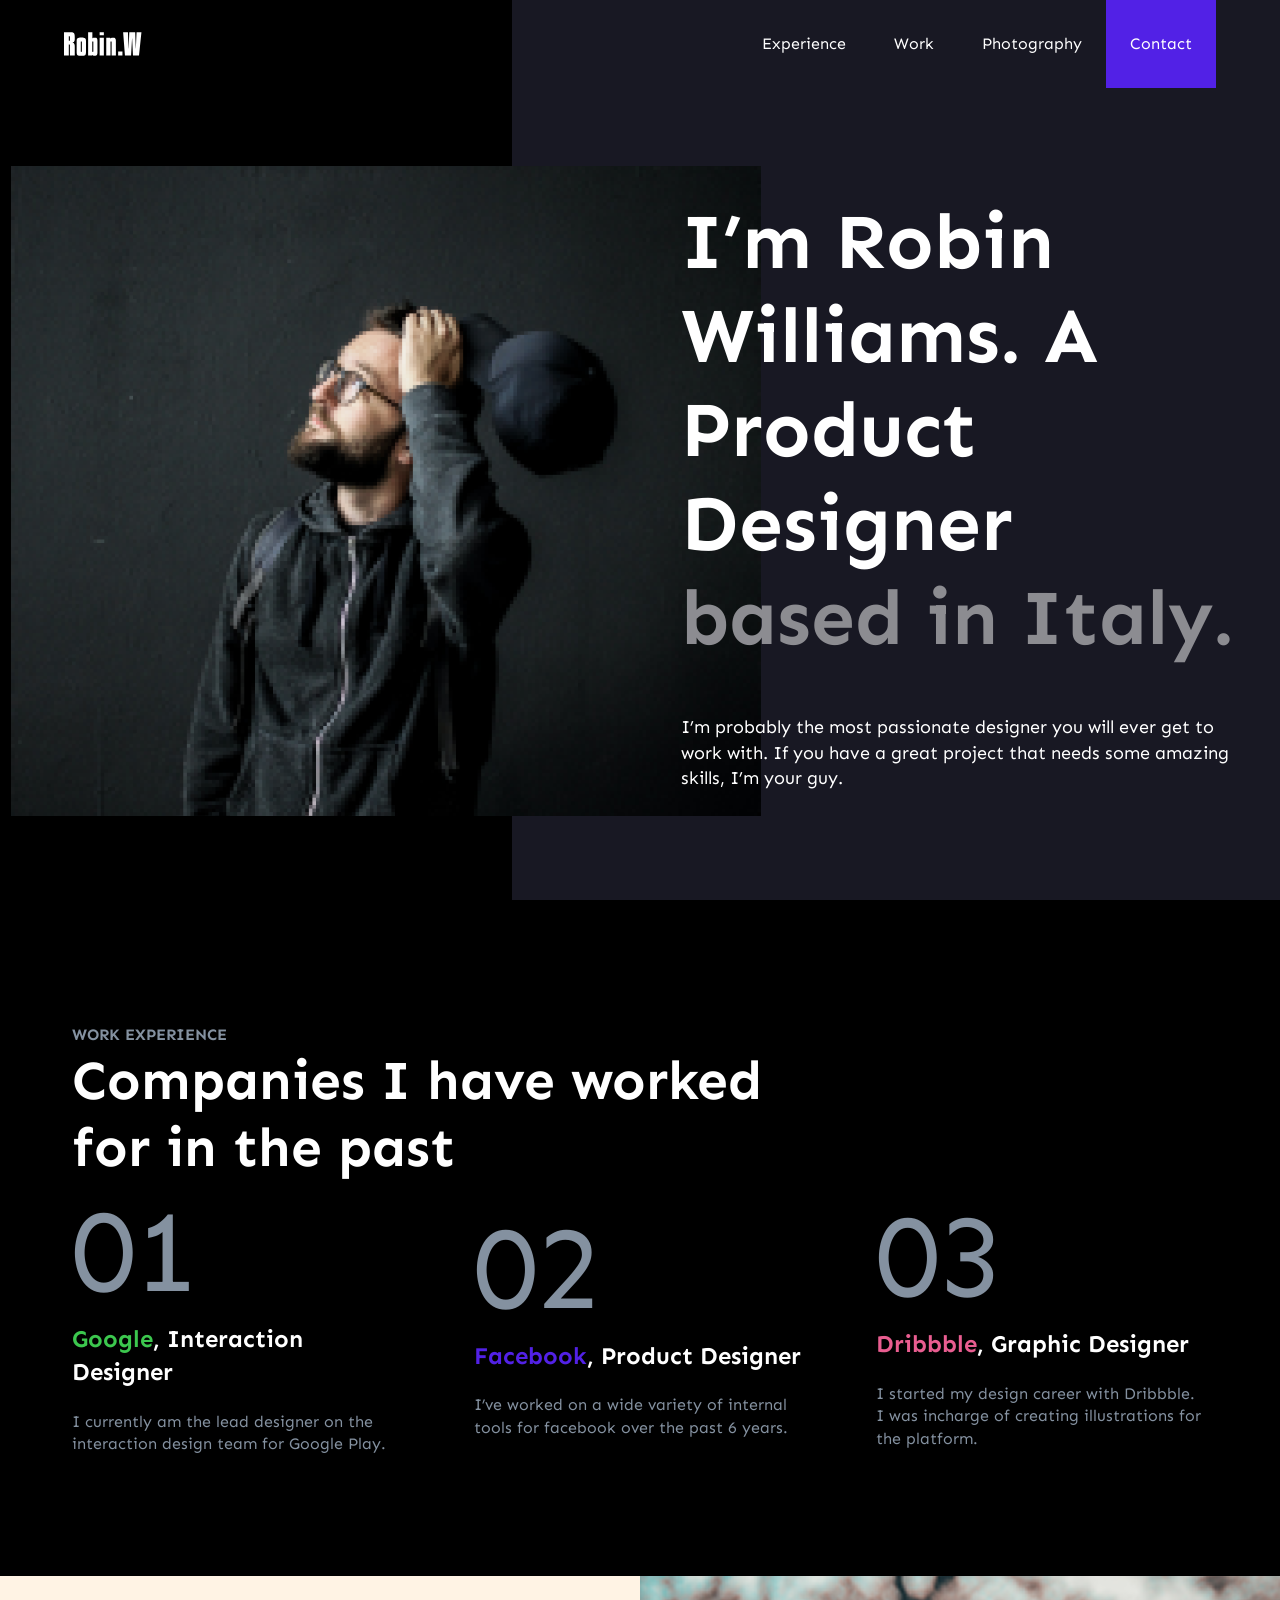
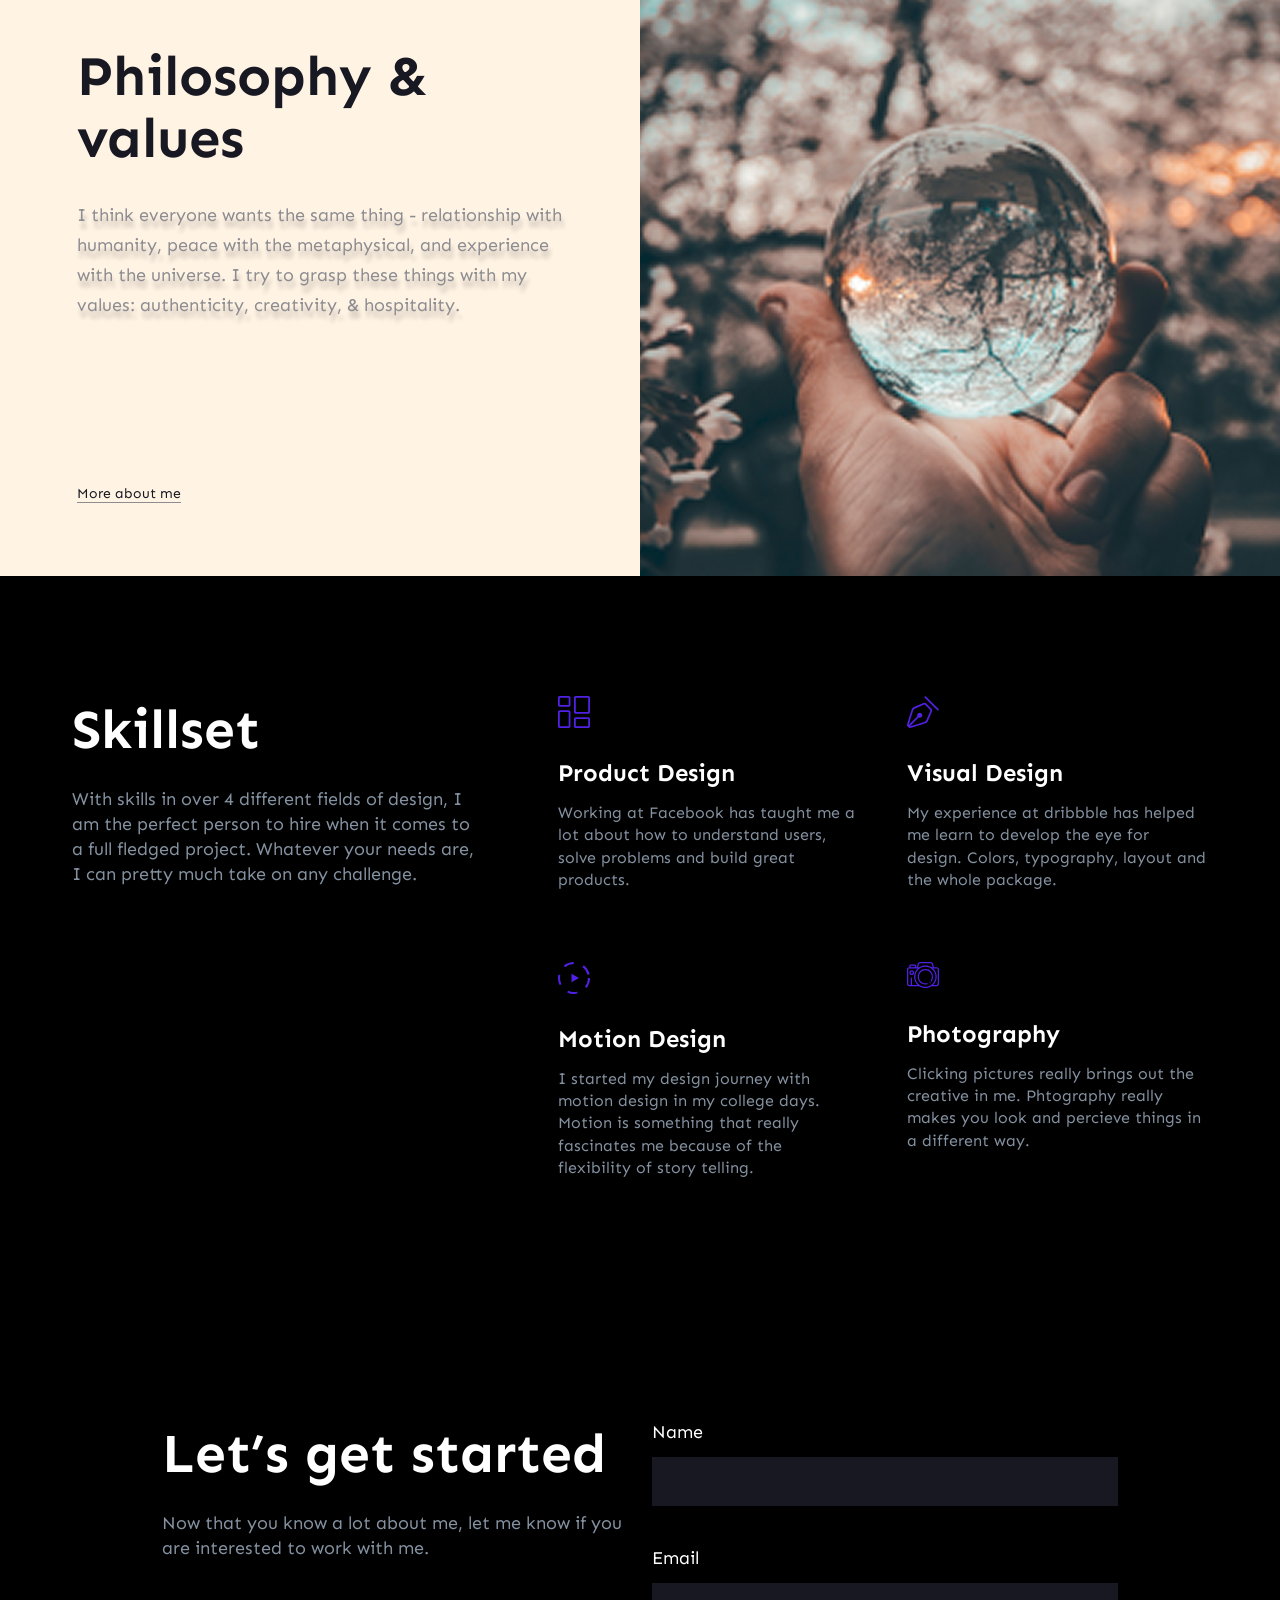
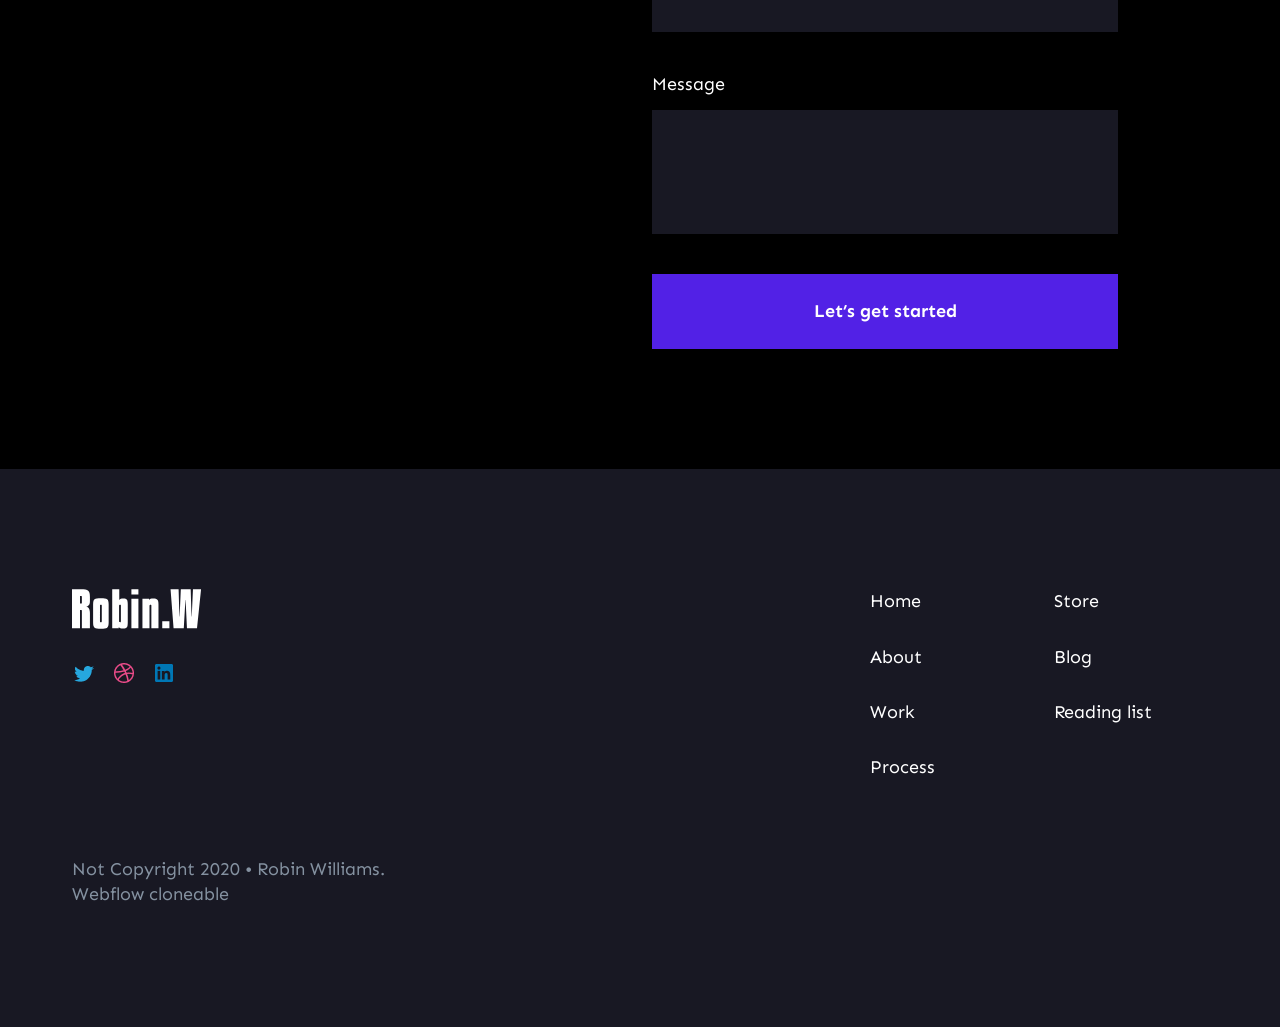
<file: index.html>
<!DOCTYPE html>
<html lang="en">
<head>
    <meta charset="UTF-8">
    <meta name="viewport" content="width=device-width, initial-scale=1.0">
    <link rel="stylesheet" href="./css/styles.css">
    <link rel="shortcut icon" href="./img/360/hero.png" type="image/x-icon">
    <title>Robin Williams | Product Designer</title>
    <meta name="description" content="Portfolio of Robin Williams, a passionate Product Designer specializing in UX/UI, based in Italy.">
</head>
<body>
    <div class="background-rectangle"></div>
    <header class="header container">
        <a href="/" class="logo">
            <img class="logo-img" src="./icons/logo/logo.svg" alt="Robin.W logo" width="78px" height="24px" loading="lazy">
        </a>
        <button class="header-burger-menu" id="header-burger-menu" aria-label="Open menu">
            <span class="burger-menu-elem1"></span>
            <span class="burger-menu-elem2"></span>
        </button>
        <nav class="header-menu" id="header-menu">
            <ul class="header-menu-list">
                <li class="header-menu-item">
                    <a href="#experience" class="header-menu-link">
                        Experience
                    </a>
                </li>
                <li class="header-menu-item">
                    <a href="#work" class="header-menu-link">
                        Work
                    </a>
                </li>
                <li class="header-menu-item">
                    <a href="#photography" class="header-menu-link">
                        Photography
                    </a>
                </li>
                <li class="header-menu-item">
                    <a href="#contact" class="header-menu-link primary-accent">
                        Contact
                    </a>
                </li>
            </ul>
        </nav>
    </header>
    <main class="content">
        <section class="hero-section container" id="about">
            <div class="hero-container">
                <picture>
                    <source media="(max-width: 700px)" srcset="./img/360/hero.png" class="hero-img">
                    <source media="(max-width: 1199px)" srcset="./img/768/hero.png" class="hero-img">
                    <img src="./img/1440/hero.png" alt="Portrait of Robin Williams, product designer">
                </picture>
                <div class="hero-text">
                    <h1 class="hero-title">
                        I’m Robin Williams.
                        A Product Designer 
                        <span class="text-dark-grey">based in Italy.</span>
                    </h1>
                    <h2 class="visually-hidden">Hero</h2>
                    <p class="hero-description">
                        I’m probably the most passionate designer you will ever get to work with. If you have
                        a great project that needs some amazing skills, I’m your guy.
                    </p>
                </div>
            </div>
        </section>
        <section class="experience-section container" id="experience">
            <span class="experience-label">work experience</span>
            <h2 class="experience-title">Companies I have worked for in the past</h2>
            <div class="experience-grid">
                <div class="experience-item">
                    <span class="experience-item-number">01</span>
                    <div class="experience-content">
                        <h3 class="experience-item-company-name">
                            <span class="green-accent">Google</span>, Interaction Designer
                        </h3>
                        <p class="experience-item-desciption">
                            I currently am the lead designer on the interaction design team for Google Play.
                        </p>
                    </div>
                </div>
                <div class="experience-item">
                    <span class="experience-item-number">02</span>
                    <div class="experience-content">
                        <h3 class="experience-item-company-name">
                            <span class="blue-accent">Facebook</span>, Product Designer
                        </h3>
                        <p class="experience-item-desciption">
                            I’ve worked on a wide variety of internal tools for facebook over the past 6 years.
                        </p>
                    </div>
                </div>
                <div class="experience-item">
                    <span class="experience-item-number">03</span>
                    <div class="experience-content">
                        <h3 class="experience-item-company-name">
                           <span class="pink-accent">Dribbble</span>, Graphic Designer
                        </h3>
                        <p class="experience-item-desciption">
                            I started my design career with Dribbble. I was incharge of creating illustrations for the platform.
                        </p>
                    </div>
                </div>
            </div>
        </section>
        <section class="philosophy-section container" id="philosophy">
            <div class="philosophy-content">
                <h2 class="philosophy-title">Philosophy & values</h2>
                <span class="philosophy-description">I think everyone wants the same thing - relationship with humanity, peace with the metaphysical, and experience with the universe. I try to grasp these things with my values: authenticity, creativity, & hospitality.</span>
                <a href="" class="philosophy-link">
                    <span>More about me</span>
                </a>
            </div>
            <div class="philosophy-image-container">
                <img src="./img/1440/philo.png"
                class="philosophy-img"
                alt="Close-up of a hand holding a lensball reflecting upside-down trees and a sunset." 
                >
            </div>
        </section>
        <section class="skillset-section container" id="skillset">
            <div class="skillset-text-wrapper">
                <h2 class="skillset-title">Skillset</h2>
                <p class="skillse-desc">With skills in over 4 different fields of design, I am the perfect person to hire when it comes to a full fledged project. Whatever your needs are, I can pretty much take on any challenge.</p>
            </div>
            <div class="skillset-grid">
                <div class="skillset-card">
                    <img src="icons\skillset\01.svg" alt="" class="card-icon">
                    <h3 class="card-title">Product Design</h3>
                    <p class="card-desc">Working at Facebook has taught me a lot about how to understand users, solve problems and build great products.</p>
                </div>
                <div class="skillset-card">
                    <img src="icons\skillset\02.svg" alt="" class="card-icon">
                    <h3 class="card-title">Visual Design</h3>
                    <p class="card-desc">My experience at dribbble has helped me learn to develop the eye for design. Colors, typography, layout and the whole package.</p>
                </div>
                <div class="skillset-card">
                    <img src="icons\skillset\03.svg" alt="" class="card-icon">
                    <h3 class="card-title">Motion Design</h3>
                    <p class="card-desc">I started my design journey with motion design in my college days. Motion is something that really fascinates me because of the flexibility of story telling. </p>
                </div>
                <div class="skillset-card">
                    <img src="icons\skillset\04.svg" alt="" class="card-icon">
                    <h3 class="card-title">Photography</h3>
                    <p class="card-desc">Clicking pictures really brings out the creative in me. Phtography really makes you look and percieve things in a different way.</p>
                </div>
            </div>
        </section>
        <section class="feedback-section container" id="feedback">
            <div class="feedback-content">
                <div class="feedback-info">
                    <h2 class="visually-hidden">Feedback</h2>
                    <h3 class="feedback-title">Let’s get started</h3>
                    <p class="feedback-description">Now that you know a lot about me, let me know if you are interested to work with me.</p>
                </div>
                <form class="feedback-form">
                    <div class="form-group">
                        <label for="user-name">Name</label>
                        <input type="text" id="user-name" name="name" required>
                    </div>
                    <div class="form-group">
                        <label for="user-email">Email</label>
                        <input type="email" id="user-email" name="email" required>
                    </div>
                    <div class="form-group">
                        <label for="user-message">Message</label>
                        <textarea name="user-message" id="message" rows="4" required></textarea>
                    </div>
                    <button type="submit" class="submit-btn primary-accent">
                        <span class="btn-text">Let’s get started</span>
                    </button>
                </form>
            </div>
        </section>
    </main>
    <footer>
        <div class="container">
            <div class="footer-main">
                <div class="footer-flex">
                    <div class="footer-socials">
                        <a href="/" class="logo">
                            <!-- TODO Add wordpress support -->
                            <img class="logo-img" src="./icons/logo/logo.svg" alt="Robin.W logo" width="130px" height="40px" loading="lazy">
                        </a>
                        <div class="socials-flex">
                            <!-- TODO add link -->
                            <a href="" class="social-link">
                                <img src="./icons/footer/01.png" alt="Twitter of Robin Willams" class="twitter-logo">
                            </a>
                            <a href="" class="social-link">
                                <img src="./icons/footer/02.png" alt="Dribbble of Robin Willams" class="dribbble-logo">
                            </a>
                            <a href="" class="social-link">
                                <img src="./icons/footer/03.png" alt="Linkedin of Robin Willams" class="linkedin-logo">
                            </a>
                        </div>
                    </div>
                    <nav class="footer-nav">
                        <ul class="footer-menu">
                            <li><a href="#">Home</a></li>
                            <li><a href="#">About</a></li>
                            <li><a href="#">Work</a></li>
                            <li><a href="#">Process</a></li>
                        </ul>
                        <ul class="footer-menu">
                            <li><a href="#">Store</a></li>
                            <li><a href="#">Blog</a></li>
                            <li><a href="#">Reading list</a></li>
                        </ul>
                    </nav>
                </div>
                <div class="footer-bottom">
                    <p class="copyright">Not Copyright 2020 • Robin Williams.</p>
                    <p class="copyright">Webflow cloneable</p>
                </div>
            </div>
        </div>
    </footer>
</body>
</html>
</file>
<file: css/styles.css>
@font-face {
  font-family: 'Sen';
  src: url('../fonts/Sen-Regular.woff2') format('woff2');
  font-weight: normal;
  font-style: normal;
  font-display: swap;
}

@font-face {
  font-family: 'Sen';
  src: url('../fonts/Sen-Bold.woff2') format('woff2');
  font-weight: bold;
  font-style: normal;
  font-display: swap;
}

/*! normalize.css v8.0.1 | MIT License | ://github.com */
* {
  margin: 0;
  padding: 0; /* Рекомендуется обнулять и внутренние отступы */
}

html {
  line-height: 1.15;
  -webkit-text-size-adjust: 100%;
  overflow-x: hidden;
}

body {
  margin: 0;
}

main {
  display: block;
}

h1 {
  font-size: 2em;
  margin: 0.67em 0;
}

hr {
  box-sizing: content-box;
  height: 0;
  overflow: visible;
}

pre {
  font-family: monospace, monospace;
  font-size: 1em;
}

a {
  background-color: transparent;
}

abbr[title] {
  border-bottom: none;
  text-decoration: underline;
  text-decoration: underline dotted;
}

b,
strong {
  font-weight: bolder;
}

code,
kbd,
samp {
  font-family: monospace, monospace;
  font-size: 1em;
}

small {
  font-size: 80%;
}

sub,
sup {
  font-size: 75%;
  line-height: 0;
  position: relative;
  vertical-align: baseline;
}

sub {
  bottom: -0.25em;
}

sup {
  top: -0.5em;
}

img {
  border-style: none;
}

button,
input,
optgroup,
select,
textarea {
  font-family: inherit;
  font-size: 100%;
  line-height: 1.15;
  margin: 0;
}

button,
input {
  overflow: visible;
}

button,
select {
  text-transform: none;
}

button,
[type="button"],
[type="reset"],
[type="submit"] {
  -webkit-appearance: button;
}

button::-moz-focus-inner,
[type="button"]::-moz-focus-inner,
[type="reset"]::-moz-focus-inner,
[type="submit"]::-moz-focus-inner {
  border-style: none;
  padding: 0;
}

button:-moz-focusring,
[type="button"]:-moz-focusring,
[type="reset"]:-moz-focusring,
[type="submit"]:-moz-focusring {
  outline: 1px dotted ButtonText;
}

fieldset {
  padding: 0.35em 0.75em 0.625em;
}

legend {
  box-sizing: border-box;
  color: inherit;
  display: table;
  max-width: 100%;
  padding: 0;
  white-space: normal;
}

progress {
  vertical-align: baseline;
}

textarea {
  overflow: auto;
}

[type="checkbox"],
[type="radio"] {
  box-sizing: border-box;
  padding: 0;
}

[type="number"]::-webkit-inner-spin-button,
[type="number"]::-webkit-outer-spin-button {
  height: auto;
}

[type="search"] {
  -webkit-appearance: textfield;
  outline-offset: -2px;
}

[type="search"]::-webkit-search-decoration {
  -webkit-appearance: none;
}

::-webkit-file-upload-button {
  -webkit-appearance: button;
  font: inherit;
}

details {
  display: block;
}

summary {
  display: list-item;
}

template {
  display: none;
}

[hidden] {
  display: none;
}

:root {
  /* TODO сделать адаптивные шрифты, путем изменеия значаения font-seize перемеенных */
  --color-base: #000000;
  --color-level-1: #181823;
  --color-light-gray: #8491A0;
  --color-dark-grey: #8C8C91;
  --color-text: #FFFFFF;
  --color-primary-accent: #5221E6;
  --color-green-accent: #3CC74E;
  --color-pink-accent: #E95D90;
  --color-peach-accent: #FFF3E4;
  --color-violet-accent: #FBE4FF;

  --typography-label-1: 400 117px "Sen", sans-serif;
  --typography-heading-1: 700 78px "Sen", sans-serif;
  --typography-heading-2: 700 55px "Sen", sans-serif;
  --typography-heading-3: 700 24px/1.4 "Sen", sans-serif;
  --typography-heading-4: 700 18px/1.4 "Sen", sans-serif;
  --typography-heading-5: 700 16px/1.4 "Sen", sans-serif;
  --typography-body-1: 400 18px/1.4 "Sen", sans-serif;
  --typography-body-2: 400 16px/1.4 "Sen", sans-serif;
  --typography-overline: 700 16px/1.4 "Sen", sans-serif;
  --typography-button: 700 18px/1.4 "Sen", sans-serif;
  --typography-mobile-heading: 700 32px "Sen", sans-serif;

  --font-family-default: "Sen", sans-serif;

  --border-radius: 30px;
  --border: 1px solid var(--color-light-gray);

  --input-height: 50px;
  --container-width: 1440px;
  --content-padding-x: 72px;
  --content-padding-y: 120px;

  --transition-duration: 0.2s;
}

body {
  background-color: #000;
  color: var(--color-light-gray);
  overflow-x: hidden;
}

.container {
  max-width: calc(var(--container-width) + var(--content-padding-x) * 2);
  margin-inline: auto;
  padding-left: var(--content-padding-x);
  padding-right: var(--content-padding-x);
  padding-block: var(--content-padding-y);
}

.visually-hidden {
  position: absolute;
  width: 1px;
  height: 1px;
  padding: 0;
  margin: -1px;
  overflow: hidden;
  clip: rect(0, 0, 0, 0);
  white-space: nowrap;
  border: 0;
}

/* Для интерактивных элементов */
a, button, input, textarea, svg * {
  transition-duration: var(--transition-duration);
}

button {
  cursor: pointer;
  text-align: center;
  border: none;
  font: var(--typography-button);
}

a, button {
  color: var(--color-text);
}

a:hover, button:hover {
  color: var(--color-light-gray);
}

/* Подставновка шрифтов */
h1 {
  font: var(--typography-heading-1);
}

h2 {
  font: var(--typography-heading-2);
}

h3 {
  font: var(--typography-heading-3);
}

h4 {
  font: var(--typography-heading-4);
}

h5 {
  font: var(--typography-heading-5);
}

h6 {
  font: var(--typography-heading-6);
}

/* Шапка */
.header.container {
  padding-left: 0px;
  padding-right: 0px;
  padding-block: 0px;
  display: flex;
  justify-content: space-between;
  align-items: center;
  padding-left: 5%;
  padding-right: 5%;
  height: 88px;
}

.logo {
  display: flex;
  justify-content: center;
  align-items: center;
  flex-shrink: 0;
}

.header-burger-menu {
  display: none;
  height: 24px;
  width: 24px;
  justify-content: center;
  flex-direction: column;
  align-items: end;
  gap: 6px;
  background: none;
}

.burger-menu-elem1 {
  width: 18px;
  height: 3px;
  background-color: var(--color-text);
  transition: background-color 0.3s ease;
}

.burger-menu-elem2 {
  width: 13px;
  height: 3px;
  background-color: var(--color-text);
  transition: background-color 0.3s ease;
}

.header-burger-menu:hover span {
  background-color: var(--color-light-gray)
}

.header-menu {
  display: flex;
}

.header-menu-list {
  display: flex;
  justify-content: center;
  list-style-type: none;
}

.header-menu-link {
  display: inline-flex;
  align-items: center;
  text-decoration: none;
  height: 88px;
  padding-left: 24px;
  padding-right: 24px;
  font: var(--typography-body-2);
}

/* Декоратвный задний прямоугольник */
.background-rectangle {
  display: block;
  position: absolute;
  top: 0;
  right: 0;
  width: 60vw;
  height: 900px;
  background-color: var(--color-level-1);
  z-index: -1;
}

/* Секция Hero */
.hero-section.container {
  padding-left: 11px;
  padding-right: 27px;
  padding-top: 78px;
  padding-bottom: 84px;
}

.hero-container {
  display: flex;
  position: relative;
  align-items: center;
}

.hero-text {
  display: inline-flex;
  flex-direction: column;
  gap: 50px;
  margin-left: -80px;
}

.hero-title {
  margin: 0;
  color: var(--color-text);
}

.hero-description {
  margin: 0;
  font: var(--typography-body-1);
  color: var(--color-text);
}

/* Секция Work experience */
.experience-label {
  font: var(--typography-overline);
  text-transform: uppercase;
  margin: 0;
  margin-bottom: 8px;
}

.experience-title {
  font: var(--typography-heading-2);
  color: var(--color-text);
  width: 55vw;
}

.experience-grid {
  display: grid;
  grid-template-columns: repeat(3, 1fr);
  grid-template-rows: 1fr;
  justify-content: center;
  align-items: center;
  gap: 5.5vw;
}

.experience-item {
  grid-row: 1;
  grid-column: auto;
}

.experience-item-company-name {
  color: var(--color-text);
  margin-bottom: 22px;
}

.experience-item-number {
  font: var(--typography-label-1)
}

.experience-item-desciption {
  font: var(--typography-body-2)
}

/* Сеция Philosphy */
.philosophy-section.container {
  background-color: var(--color-peach-accent);
  color: var(--color-level-1);
  padding-left: 0px;
  padding-right: 0px;
  padding-block: 0px;
  display: grid;
  grid-template-columns: repeat(2, 1fr);
  min-height: 600px;
  width: 100%;
}

.philosophy-content {
  display: flex;
  flex-direction: column;
  justify-content: center;
  padding: 10% 12%;
}

.philosophy-title {
  font-size: clamp(2rem, 5vw, 3.5rem);
  font-family: var(--font-family-default);
  line-height: 1.1;
  font-weight: 700;
  color: var(--color-level-1);
  margin-bottom: 2rem;
}

.philosophy-description {
  font-size: 1.1rem;
  font-family: var(--font-family-default);
  line-height: 1.7;
  font-weight: 400;
  text-shadow: 2px 7px 4px rgba(0,0,0,0.24);
  color: var(--color-dark-grey);
  margin-bottom: 10rem;
}

.philosophy-link {
  text-decoration: none;
  font-size: 0.9rem;
  font-family: var(--font-family-default);
  line-height: 1.7;
  font-weight: 400;
  color: var(--color-level-1);
}

.philosophy-link span {
  border-bottom: 1px solid var(--color-dark-grey);
}

.philosophy-image-container {
  width: 100%;
  height: 100%;
  overflow: hidden;
}

.philosophy-img {
  display: block;
  width: 100%;
  height: 100%;
  object-fit: cover;
}

/* Секция Skillset */
.skillset-section.container {
  display: flex;
  column-gap: 72px;
  row-gap: 48px;
}

.skillset-grid {
  display: grid;
  grid-template-columns: repeat(2, 1fr);
  grid-template-rows: repeat(2, 1fr);
  column-gap: 48px;
  row-gap: 48px;
}

.skillset-title {
  color: var(--color-text);
  margin-bottom: 24px;
}

.card-title {
  color: var(--color-text);
  margin-bottom: 12px;
}

.skillse-desc {
  font: var(--typography-body-1);
  line-height: 1.4;
}

.card-desc {
  font: var(--typography-body-2);
  line-height: 1.4;
}

.card-icon {
  margin-bottom: 24px;
}

/* Секция Feedback */
.feedback-section.container { 
  color: var(--color-text);
}

.feedback-content {
  padding-left: 7vw;
  padding-right: 7vw;
  display: grid;
  grid-template-columns: repeat(auto-fit, minmax(330px, 1fr));
  row-gap: 48px;
  column-gap: 24px;
}

.feedback-info {
  display: flex;
  flex-direction: column;
  row-gap: 24px;
}

.feedback-title {
  font: var(--typography-heading-2);
}

.feedback-description {
  font: var(--typography-body-1);
  color: var(--color-light-gray);
}

.form-group {
  display: flex;
  flex-direction: column;
  margin-bottom: 40px;
}

.form-group label {
  font: var(--typography-body-1)
}

.form-group input, 
.form-group textarea {
  background-color: var(--color-level-1);
  color: var(--color-text);
  font: var(--typography-body-1);
  border: none;
  margin-top: 12px;
  padding: 12px;
  resize: none;
}

.feedback-form .submit-btn {
  width: 100%;
  min-height: 75px;
}

/* Footer */
footer {
  background-color: var(--color-level-1);
}

.footer-flex {
  display: flex;
  justify-content: space-between;
}

.socials-flex {
  margin-top: 32px;
  display: flex;
  column-gap: 16px;
}

.social-link {
  text-decoration: none;
}

.footer-nav {
  display: flex;
  gap: 30px;
}

.footer-menu {
  list-style: none;
  display: flex;
  flex-direction: column;
  gap: 30px;
  width: 154px;
}

.footer-menu a {
  text-decoration: none;
  color: var(--color-text);
  font: var(--typography-body-1);
}

.footer-bottom {
  margin-top: clamp(48px, 6vw, 200px);
}

.copyright {
  font: var(--typography-body-1)
}

/* Стили для выделения текста */
.primary-accent {
  background-color: var(--color-primary-accent);
}

.text-dark-grey {
  color: var(--color-dark-grey);
}

.green-accent {
  color: var(--color-green-accent);
}

.blue-accent {
  color: var(--color-primary-accent);
}

.pink-accent {
  color: var(--color-pink-accent);
}


@media(min-width: 1200px) {
  
}

@media(max-width: 1199px) {
  :root {
    --content-padding-x: 40px;
    --content-padding-y: 80px;
  }

  .background-rectangle {
    display: none;
  }
  
  /* Hero */
  .hero-text {
    margin-left: -60px;
  }
  
  .hero-title {
    font: var(--typography-heading-2);
  }

  /* Experience */
  .experience-title {
    width: 100%;
  }

  /* Philosophy */
  .philosophy-content {
    padding: 12% 6%;
  }

  .philosophy-description {
    margin-bottom: 4rem;
  }

  /* Skillset */
  .skillset-section.container {
    flex-flow: wrap;
  }

  /* Feedback */
  .feedback-content {
    padding-left: 0vw;
    padding-right: 0vw;
  }
}

@media(max-width: 600px) {
  /* Footer */
  .footer-flex {
    flex-direction: column;
    justify-content: left;
    row-gap: 48px;
  }

  .footer-socials > .logo {
    justify-content: left;
  }

  .footer-nav {
    flex-direction: column;
  }

  .footer-menu a {
    font: var(--typography-body-2);
  }

  .copyright {
    font: var(--typography-body-2)
  }
}

@media(max-width: 700px) {
  :root {
    --content-padding-x: 20px;
    --content-padding-y: 48px;
  }

  /* Header */
  .header {
    height: 72px;
  }

  .header-menu {
    display: none;
  }

  .header-burger-menu {
    display: flex;
  }

  /* Hero */
  .hero-section.container {
    padding-top: 0px;
    padding-bottom: 48px;
  }

  .hero-container {
    display: block;
  }

  .hero-text {
    display: block;
    margin-left: unset;
  }

  .hero-title {
    margin-top: 48px;
  }
  
  .hero-description {
    margin-top: 16px;
  }

  .hero-title {
    font: var(--typography-mobile-heading);
  }

  /* Experience */
  .experience-title {
    font: var(--typography-mobile-heading);
  }

  .experience-grid {
    grid-template-columns: 1fr;
    grid-template-rows: repeat(3, minmax(auto, 1fr));
  }

  .experience-item {
    grid-row: auto;
    grid-column: 1;
  }

  .experience-item-company-name {
    margin-bottom: 16px;
  }

  /* Skillset */
  .skillset-section.container {
    padding-left: 20px;
    padding-right: 20px;
    padding-block: 64px;
  }

  .skillset-grid {
    grid-template-columns: 1fr;
    grid-template-rows: auto;
  }

  .skillset-title {
    font: var(--typography-mobile-heading);
  }


  /* Philospohy */
 .philosophy-section.container {
    grid-template-columns: 1fr;
  }

  .philosophy-content {
    order: 1;
  }

  .philosophy-image-container {
    order: 2;
    height: 400px;
  }

  /* Feedback */
  .feedback-info, 
  .feedback-form {
    max-width: 100%; /* На мобилках блоки занимают всю ширину экрана */
  }

  .feedback-title {
    font: var(--typography-mobile-heading);
  }

}
</file>
